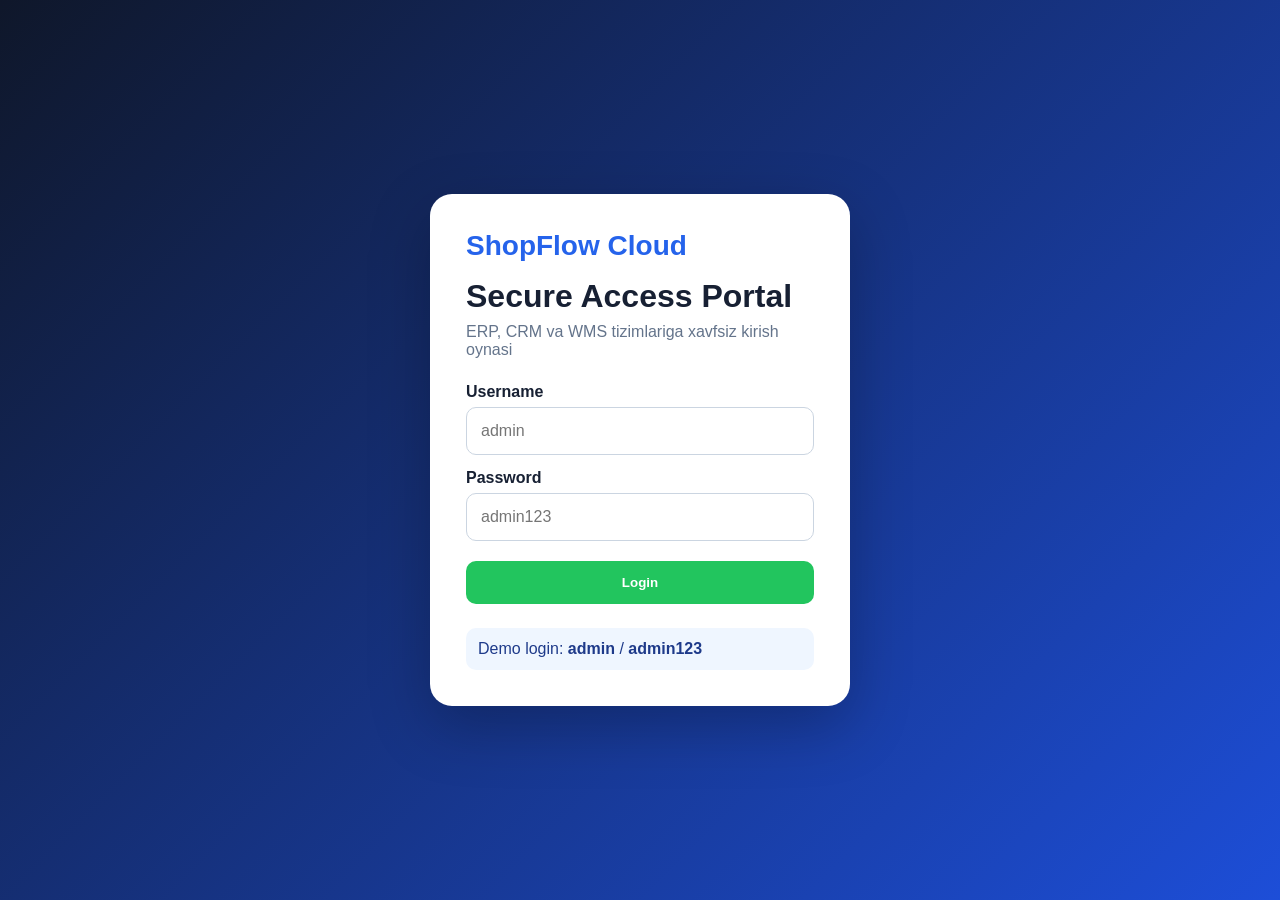
<file: index.html>
<!DOCTYPE html>
<html lang="uz">
<head>
  <meta charset="UTF-8">
  <meta name="viewport" content="width=device-width, initial-scale=1.0">
  <title>ShopFlow Cloud | Login</title>
  <link rel="stylesheet" href="style.css">
</head>
<body class="login-body">
  <div class="login-card">
    <div class="brand">ShopFlow Cloud</div>
    <h1>Secure Access Portal</h1>
    <p>ERP, CRM va WMS tizimlariga xavfsiz kirish oynasi</p>

    <form onsubmit="return loginUser(event)">
      <label>Username</label>
      <input type="text" id="username" placeholder="admin" required>

      <label>Password</label>
      <input type="password" id="password" placeholder="admin123" required>

      <button type="submit">Login</button>
      <p id="loginMessage"></p>
    </form>

    <div class="hint">
      Demo login: <strong>admin</strong> / <strong>admin123</strong>
    </div>
  </div>

  <script src="script.js"></script>
</body>
</html>
</file>
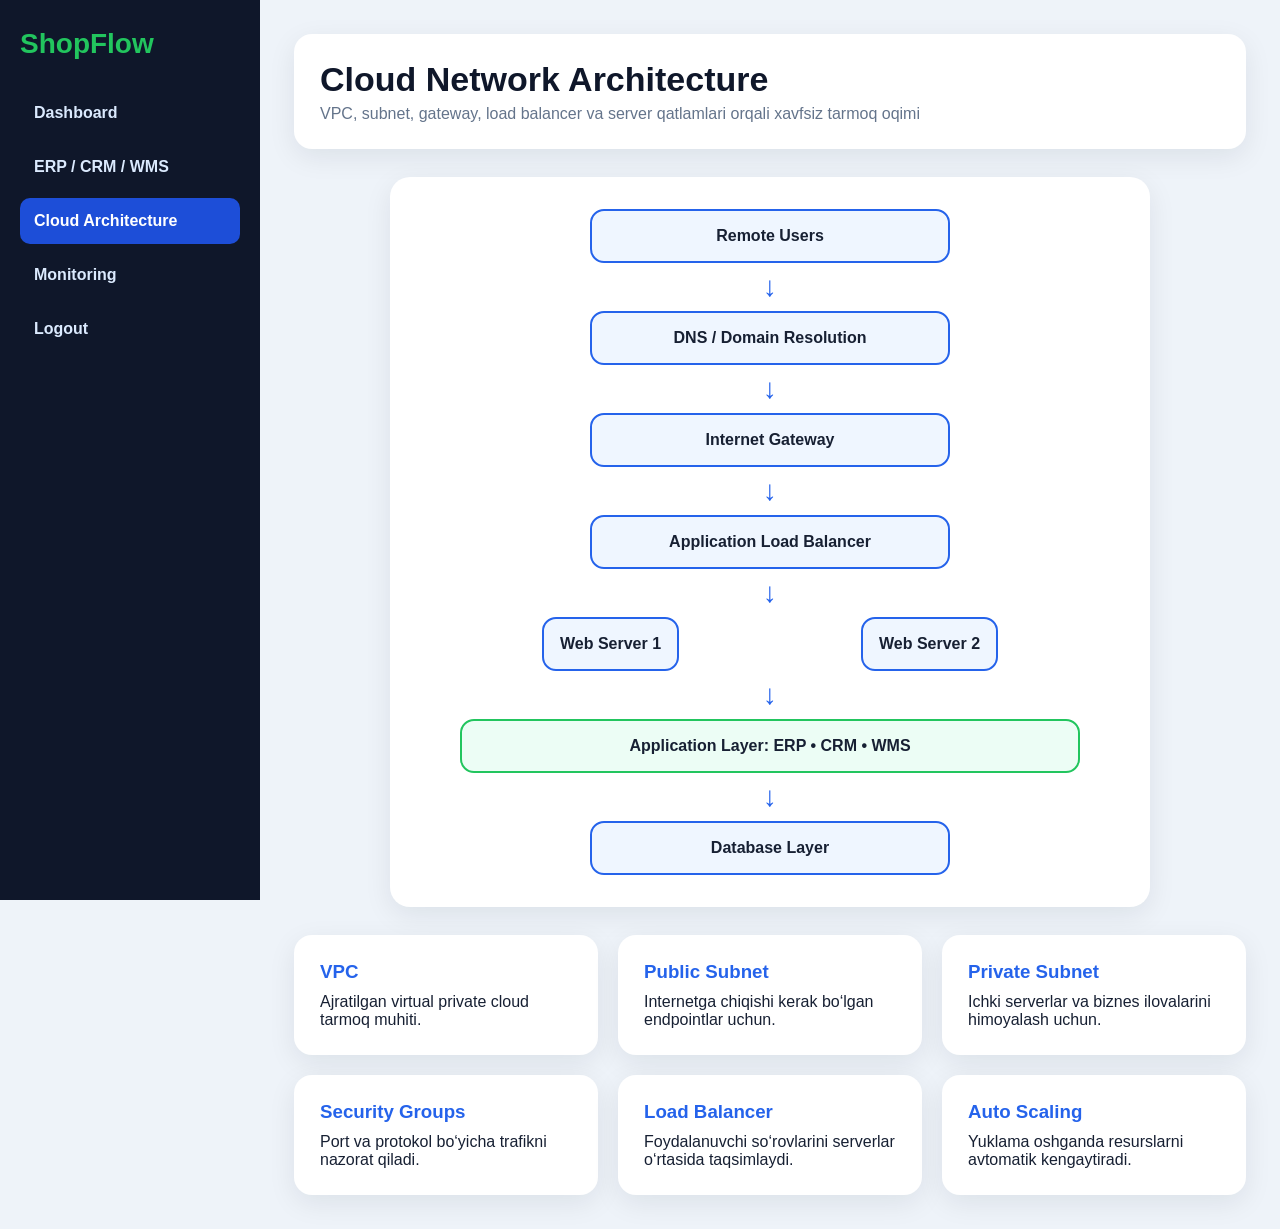
<file: architecture.html>
<!DOCTYPE html>
<html lang="uz">
<head>
  <meta charset="UTF-8">
  <meta name="viewport" content="width=device-width, initial-scale=1.0">
  <title>ShopFlow Cloud | Architecture</title>
  <link rel="stylesheet" href="style.css">
</head>
<body>
  <aside class="sidebar">
    <h2>ShopFlow</h2>
    <a href="dashboard.html">Dashboard</a>
    <a href="systems.html">ERP / CRM / WMS</a>
    <a class="active" href="architecture.html">Cloud Architecture</a>
    <a href="monitoring.html">Monitoring</a>
    <a href="index.html">Logout</a>
  </aside>

  <main class="content">
    <header class="topbar">
      <div>
        <h1>Cloud Network Architecture</h1>
        <p>VPC, subnet, gateway, load balancer va server qatlamlari orqali xavfsiz tarmoq oqimi</p>
      </div>
    </header>

    <section class="flow">
      <div class="node">Remote Users</div>
      <div class="arrow">↓</div>
      <div class="node">DNS / Domain Resolution</div>
      <div class="arrow">↓</div>
      <div class="node">Internet Gateway</div>
      <div class="arrow">↓</div>
      <div class="node">Application Load Balancer</div>
      <div class="arrow">↓</div>
      <div class="split">
        <div class="node">Web Server 1</div>
        <div class="node">Web Server 2</div>
      </div>
      <div class="arrow">↓</div>
      <div class="node wide">Application Layer: ERP • CRM • WMS</div>
      <div class="arrow">↓</div>
      <div class="node">Database Layer</div>
    </section>

    <section class="component-grid">
      <div><h3>VPC</h3><p>Ajratilgan virtual private cloud tarmoq muhiti.</p></div>
      <div><h3>Public Subnet</h3><p>Internetga chiqishi kerak bo‘lgan endpointlar uchun.</p></div>
      <div><h3>Private Subnet</h3><p>Ichki serverlar va biznes ilovalarini himoyalash uchun.</p></div>
      <div><h3>Security Groups</h3><p>Port va protokol bo‘yicha trafikni nazorat qiladi.</p></div>
      <div><h3>Load Balancer</h3><p>Foydalanuvchi so‘rovlarini serverlar o‘rtasida taqsimlaydi.</p></div>
      <div><h3>Auto Scaling</h3><p>Yuklama oshganda resurslarni avtomatik kengaytiradi.</p></div>
    </section>
  </main>
</body>
</html>
</file>
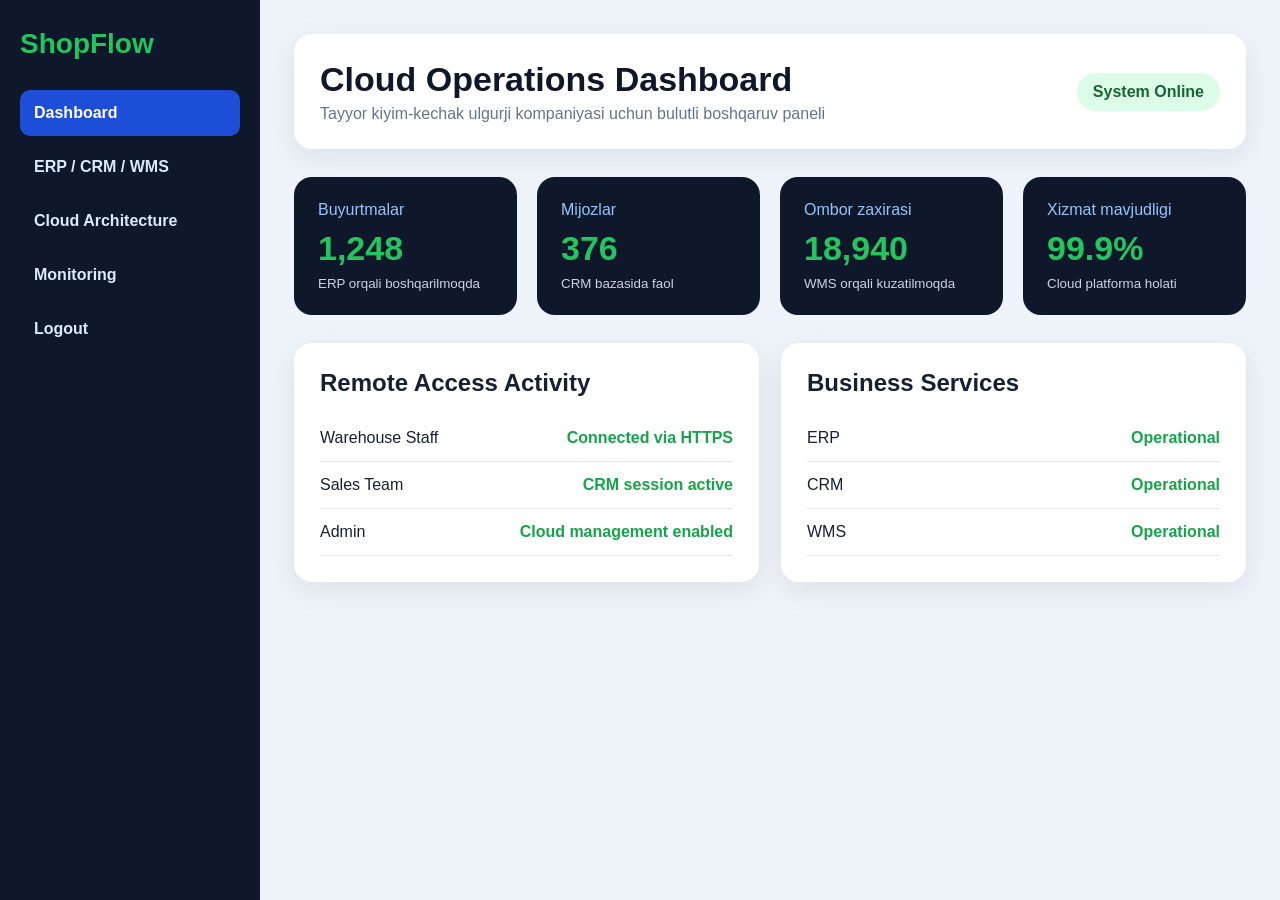
<file: dashboard.html>
<!DOCTYPE html>
<html lang="uz">
<head>
  <meta charset="UTF-8">
  <meta name="viewport" content="width=device-width, initial-scale=1.0">
  <title>ShopFlow Cloud | Dashboard</title>
  <link rel="stylesheet" href="style.css">
</head>
<body>
  <aside class="sidebar">
    <h2>ShopFlow</h2>
    <a class="active" href="dashboard.html">Dashboard</a>
    <a href="systems.html">ERP / CRM / WMS</a>
    <a href="architecture.html">Cloud Architecture</a>
    <a href="monitoring.html">Monitoring</a>
    <a href="index.html">Logout</a>
  </aside>

  <main class="content">
    <header class="topbar">
      <div>
        <h1>Cloud Operations Dashboard</h1>
        <p>Tayyor kiyim-kechak ulgurji kompaniyasi uchun bulutli boshqaruv paneli</p>
      </div>
      <span class="status">System Online</span>
    </header>

    <section class="kpi-grid">
      <div class="kpi"><span>Buyurtmalar</span><strong>1,248</strong><small>ERP orqali boshqarilmoqda</small></div>
      <div class="kpi"><span>Mijozlar</span><strong>376</strong><small>CRM bazasida faol</small></div>
      <div class="kpi"><span>Ombor zaxirasi</span><strong>18,940</strong><small>WMS orqali kuzatilmoqda</small></div>
      <div class="kpi"><span>Xizmat mavjudligi</span><strong>99.9%</strong><small>Cloud platforma holati</small></div>
    </section>

    <section class="panel-grid">
      <div class="panel">
        <h2>Remote Access Activity</h2>
        <div class="activity"><span>Warehouse Staff</span><b>Connected via HTTPS</b></div>
        <div class="activity"><span>Sales Team</span><b>CRM session active</b></div>
        <div class="activity"><span>Admin</span><b>Cloud management enabled</b></div>
      </div>

      <div class="panel">
        <h2>Business Services</h2>
        <div class="service-row"><span>ERP</span><strong>Operational</strong></div>
        <div class="service-row"><span>CRM</span><strong>Operational</strong></div>
        <div class="service-row"><span>WMS</span><strong>Operational</strong></div>
      </div>
    </section>
  </main>
</body>
</html>
</file>
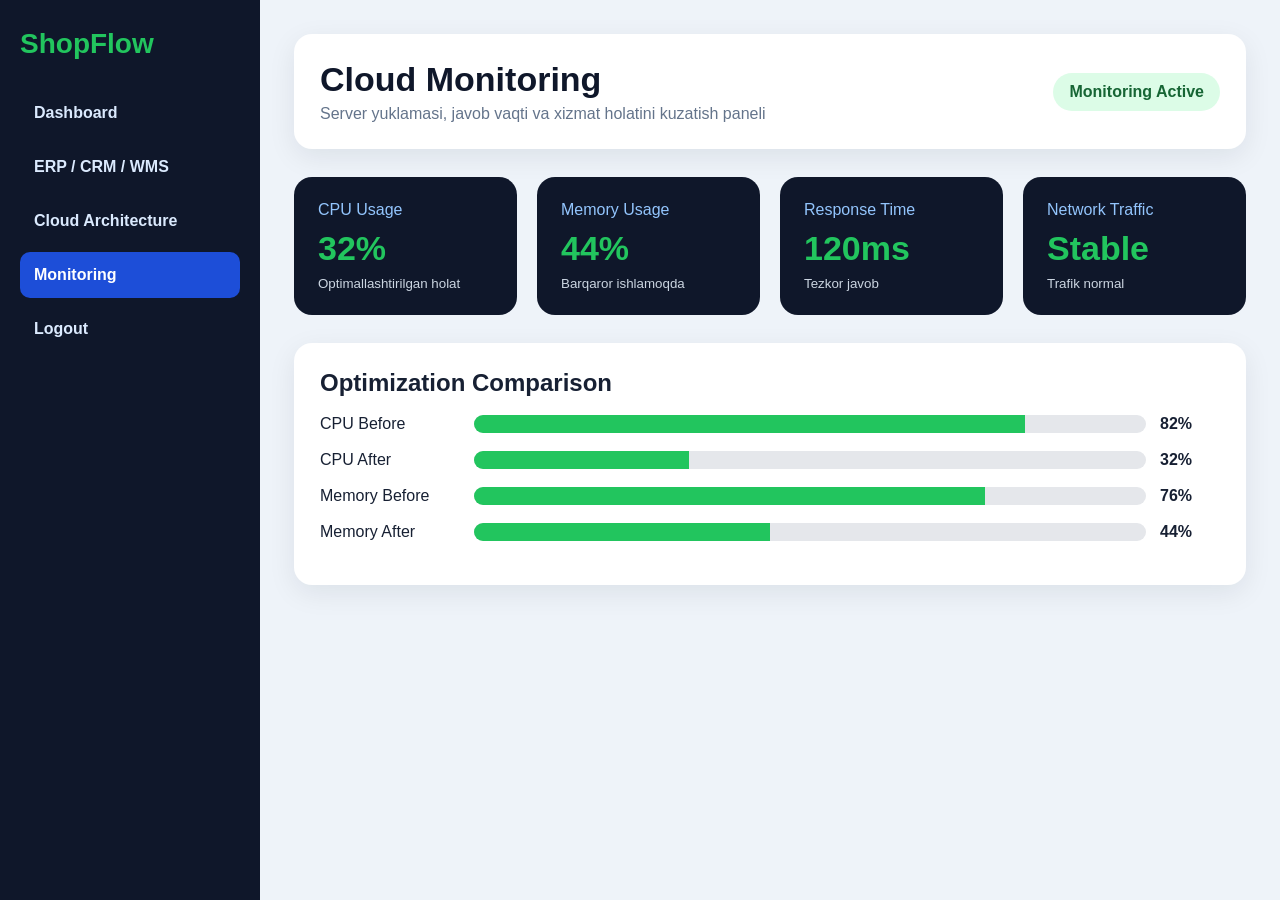
<file: monitoring.html>
<!DOCTYPE html>
<html lang="uz">
<head>
  <meta charset="UTF-8">
  <meta name="viewport" content="width=device-width, initial-scale=1.0">
  <title>ShopFlow Cloud | Monitoring</title>
  <link rel="stylesheet" href="style.css">
</head>
<body>
  <aside class="sidebar">
    <h2>ShopFlow</h2>
    <a href="dashboard.html">Dashboard</a>
    <a href="systems.html">ERP / CRM / WMS</a>
    <a href="architecture.html">Cloud Architecture</a>
    <a class="active" href="monitoring.html">Monitoring</a>
    <a href="index.html">Logout</a>
  </aside>

  <main class="content">
    <header class="topbar">
      <div>
        <h1>Cloud Monitoring</h1>
        <p>Server yuklamasi, javob vaqti va xizmat holatini kuzatish paneli</p>
      </div>
      <span class="status">Monitoring Active</span>
    </header>

    <section class="kpi-grid">
      <div class="kpi"><span>CPU Usage</span><strong>32%</strong><small>Optimallashtirilgan holat</small></div>
      <div class="kpi"><span>Memory Usage</span><strong>44%</strong><small>Barqaror ishlamoqda</small></div>
      <div class="kpi"><span>Response Time</span><strong>120ms</strong><small>Tezkor javob</small></div>
      <div class="kpi"><span>Network Traffic</span><strong>Stable</strong><small>Trafik normal</small></div>
    </section>

    <section class="panel">
      <h2>Optimization Comparison</h2>
      <div class="bar-row"><span>CPU Before</span><div class="bar"><i style="width:82%"></i></div><b>82%</b></div>
      <div class="bar-row"><span>CPU After</span><div class="bar"><i style="width:32%"></i></div><b>32%</b></div>
      <div class="bar-row"><span>Memory Before</span><div class="bar"><i style="width:76%"></i></div><b>76%</b></div>
      <div class="bar-row"><span>Memory After</span><div class="bar"><i style="width:44%"></i></div><b>44%</b></div>
    </section>
  </main>
</body>
</html>
</file>
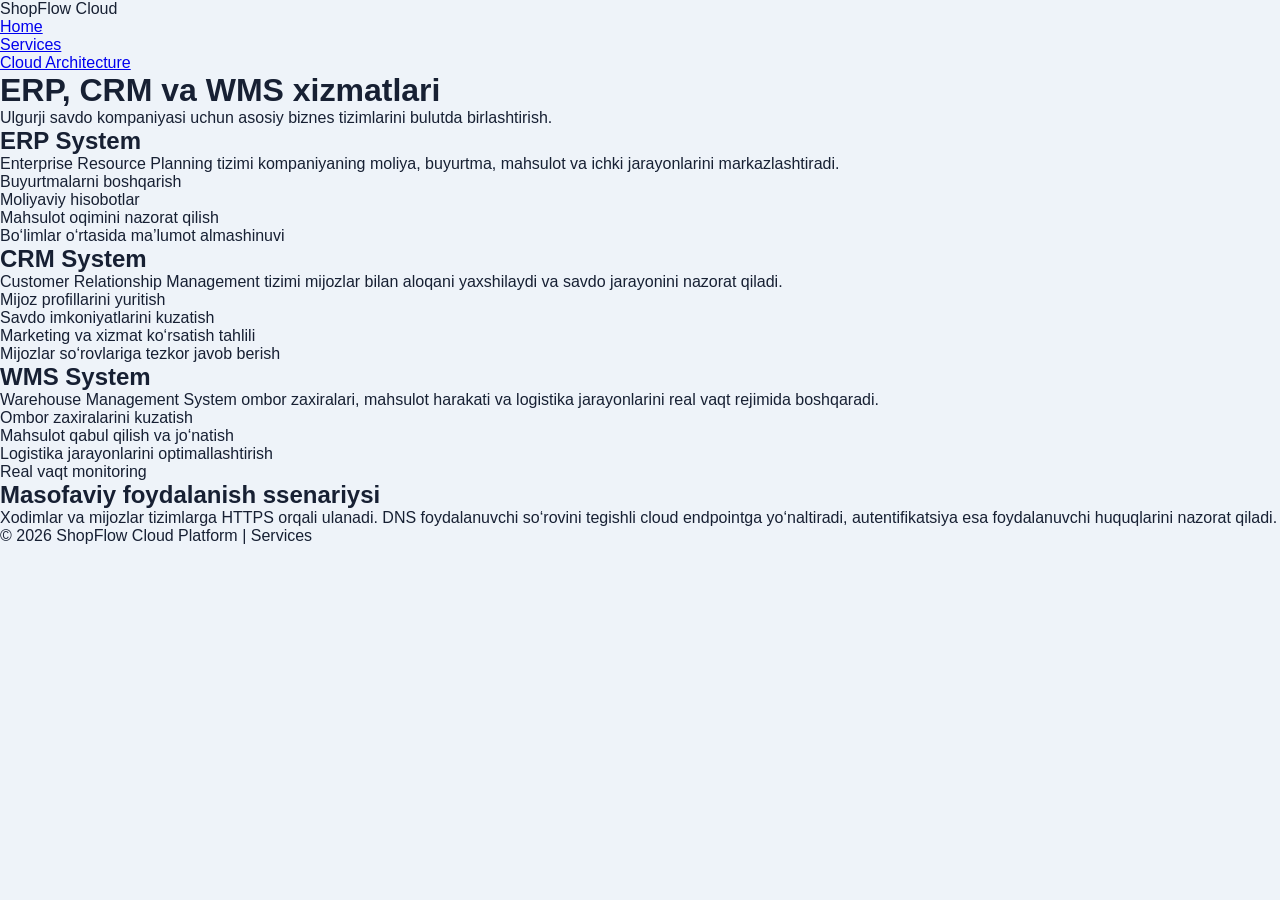
<file: services.html>
<!DOCTYPE html>
<html lang="uz">
<head>
  <meta charset="UTF-8" />
  <meta name="viewport" content="width=device-width, initial-scale=1.0" />
  <title>ShopFlow Cloud Platform | Services</title>
  <link rel="stylesheet" href="style.css" />
</head>
<body>
  <nav class="navbar">
    <div class="logo">ShopFlow Cloud</div>
    <ul>
      <li><a href="index.html">Home</a></li>
      <li><a class="active" href="services.html">Services</a></li>
      <li><a href="architecture.html">Cloud Architecture</a></li>
    </ul>
  </nav>

  <header class="page-header">
    <h1>ERP, CRM va WMS xizmatlari</h1>
    <p>Ulgurji savdo kompaniyasi uchun asosiy biznes tizimlarini bulutda birlashtirish.</p>
  </header>

  <main class="section">
    <div class="service-layout">
      <article class="service-card">
        <h2>ERP System</h2>
        <p>Enterprise Resource Planning tizimi kompaniyaning moliya, buyurtma, mahsulot va ichki jarayonlarini markazlashtiradi.</p>
        <ul>
          <li>Buyurtmalarni boshqarish</li>
          <li>Moliyaviy hisobotlar</li>
          <li>Mahsulot oqimini nazorat qilish</li>
          <li>Bo‘limlar o‘rtasida ma’lumot almashinuvi</li>
        </ul>
      </article>

      <article class="service-card">
        <h2>CRM System</h2>
        <p>Customer Relationship Management tizimi mijozlar bilan aloqani yaxshilaydi va savdo jarayonini nazorat qiladi.</p>
        <ul>
          <li>Mijoz profillarini yuritish</li>
          <li>Savdo imkoniyatlarini kuzatish</li>
          <li>Marketing va xizmat ko‘rsatish tahlili</li>
          <li>Mijozlar so‘rovlariga tezkor javob berish</li>
        </ul>
      </article>

      <article class="service-card">
        <h2>WMS System</h2>
        <p>Warehouse Management System ombor zaxiralari, mahsulot harakati va logistika jarayonlarini real vaqt rejimida boshqaradi.</p>
        <ul>
          <li>Ombor zaxiralarini kuzatish</li>
          <li>Mahsulot qabul qilish va jo‘natish</li>
          <li>Logistika jarayonlarini optimallashtirish</li>
          <li>Real vaqt monitoring</li>
        </ul>
      </article>
    </div>

    <section class="section mini">
      <h2>Masofaviy foydalanish ssenariysi</h2>
      <p class="center-text">Xodimlar va mijozlar tizimlarga HTTPS orqali ulanadi. DNS foydalanuvchi so‘rovini tegishli cloud endpointga yo‘naltiradi, autentifikatsiya esa foydalanuvchi huquqlarini nazorat qiladi.</p>
    </section>
  </main>

  <footer>© 2026 ShopFlow Cloud Platform | Services</footer>
</body>
</html>
</file>
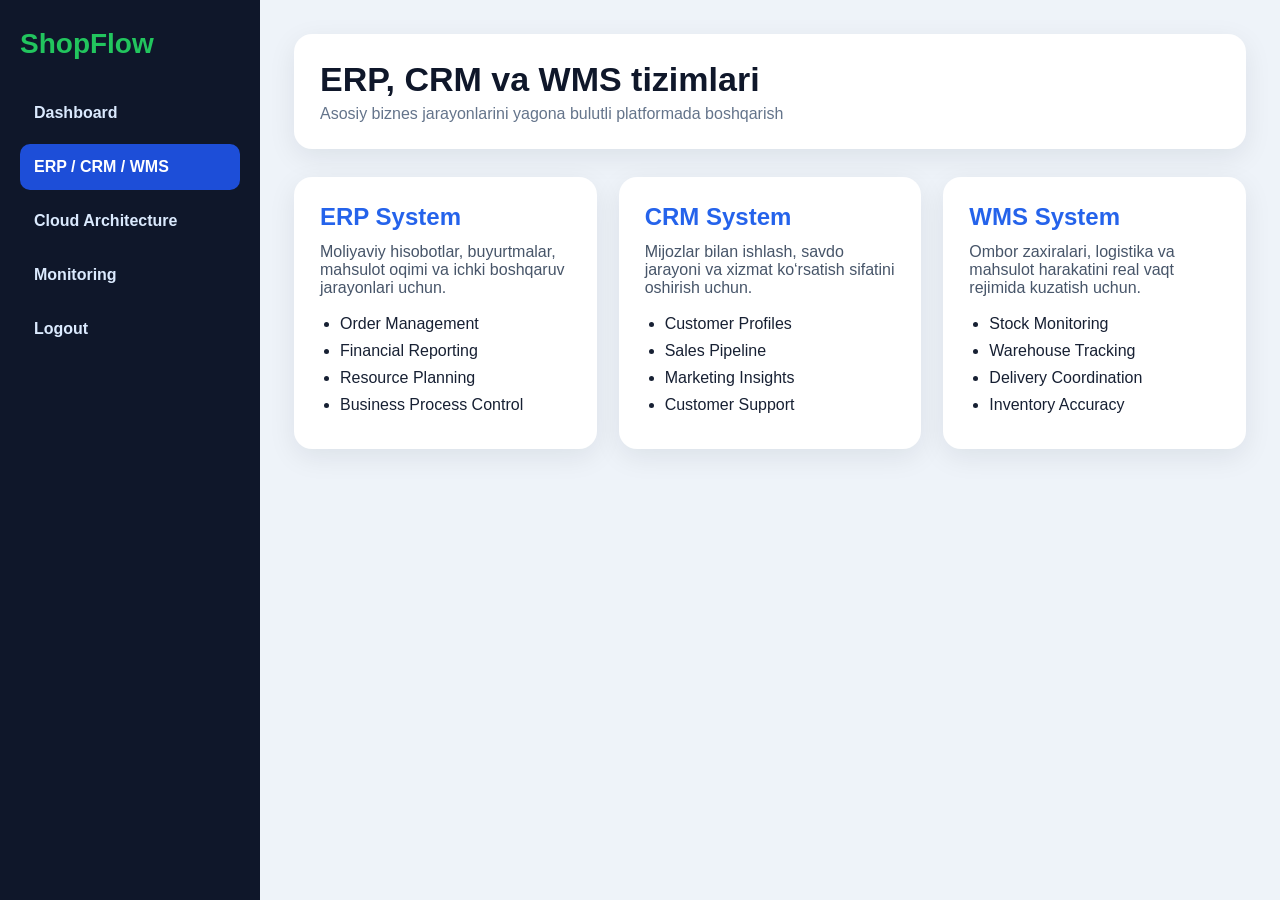
<file: systems.html>
<!DOCTYPE html>
<html lang="uz">
<head>
  <meta charset="UTF-8">
  <meta name="viewport" content="width=device-width, initial-scale=1.0">
  <title>ShopFlow Cloud | Systems</title>
  <link rel="stylesheet" href="style.css">
</head>
<body>
  <aside class="sidebar">
    <h2>ShopFlow</h2>
    <a href="dashboard.html">Dashboard</a>
    <a class="active" href="systems.html">ERP / CRM / WMS</a>
    <a href="architecture.html">Cloud Architecture</a>
    <a href="monitoring.html">Monitoring</a>
    <a href="index.html">Logout</a>
  </aside>

  <main class="content">
    <header class="topbar">
      <div>
        <h1>ERP, CRM va WMS tizimlari</h1>
        <p>Asosiy biznes jarayonlarini yagona bulutli platformada boshqarish</p>
      </div>
    </header>

    <section class="system-cards">
      <article>
        <h2>ERP System</h2>
        <p>Moliyaviy hisobotlar, buyurtmalar, mahsulot oqimi va ichki boshqaruv jarayonlari uchun.</p>
        <ul>
          <li>Order Management</li>
          <li>Financial Reporting</li>
          <li>Resource Planning</li>
          <li>Business Process Control</li>
        </ul>
      </article>

      <article>
        <h2>CRM System</h2>
        <p>Mijozlar bilan ishlash, savdo jarayoni va xizmat ko‘rsatish sifatini oshirish uchun.</p>
        <ul>
          <li>Customer Profiles</li>
          <li>Sales Pipeline</li>
          <li>Marketing Insights</li>
          <li>Customer Support</li>
        </ul>
      </article>

      <article>
        <h2>WMS System</h2>
        <p>Ombor zaxiralari, logistika va mahsulot harakatini real vaqt rejimida kuzatish uchun.</p>
        <ul>
          <li>Stock Monitoring</li>
          <li>Warehouse Tracking</li>
          <li>Delivery Coordination</li>
          <li>Inventory Accuracy</li>
        </ul>
      </article>
    </section>
  </main>
</body>
</html>
</file>
<file: style.css>
*{box-sizing:border-box;margin:0;padding:0}
body{font-family:Arial,Helvetica,sans-serif;background:#eef3f9;color:#172033}
.login-body{min-height:100vh;display:flex;align-items:center;justify-content:center;background:linear-gradient(135deg,#0f172a,#1d4ed8)}
.login-card{width:420px;background:white;border-radius:22px;padding:36px;box-shadow:0 20px 60px rgba(0,0,0,.25)}
.brand{font-size:28px;font-weight:900;color:#2563eb;margin-bottom:16px}.login-card h1{margin-bottom:8px}.login-card p{color:#64748b;margin-bottom:24px}
label{display:block;margin:14px 0 6px;font-weight:700}input{width:100%;padding:14px;border:1px solid #cbd5e1;border-radius:10px;font-size:16px}
button{width:100%;padding:14px;margin-top:20px;border:0;border-radius:10px;background:#22c55e;color:white;font-weight:900;cursor:pointer}.hint{margin-top:18px;background:#eff6ff;padding:12px;border-radius:10px;color:#1e3a8a}
#loginMessage{margin-top:12px;font-weight:700;color:#dc2626}
.sidebar{position:fixed;left:0;top:0;width:260px;height:100vh;background:#0f172a;color:white;padding:28px 20px}
.sidebar h2{font-size:28px;margin-bottom:30px;color:#22c55e}.sidebar a{display:block;color:#dbeafe;text-decoration:none;padding:14px;border-radius:10px;margin-bottom:8px;font-weight:700}.sidebar a.active,.sidebar a:hover{background:#1d4ed8;color:white}
.content{margin-left:260px;padding:34px}.topbar{display:flex;justify-content:space-between;align-items:center;background:white;border-radius:18px;padding:26px;box-shadow:0 8px 28px rgba(15,23,42,.08);margin-bottom:28px}.topbar h1{font-size:34px;color:#0f172a}.topbar p{color:#64748b;margin-top:6px}
.status{background:#dcfce7;color:#166534;padding:10px 16px;border-radius:999px;font-weight:900}
.kpi-grid{display:grid;grid-template-columns:repeat(4,1fr);gap:20px;margin-bottom:28px}.kpi{background:#0f172a;color:white;border-radius:18px;padding:24px}.kpi span{display:block;color:#93c5fd;margin-bottom:10px}.kpi strong{font-size:34px;color:#22c55e}.kpi small{display:block;color:#cbd5e1;margin-top:8px}
.panel-grid{display:grid;grid-template-columns:1fr 1fr;gap:22px}.panel,.system-cards article,.component-grid div{background:white;border-radius:18px;padding:26px;box-shadow:0 8px 28px rgba(15,23,42,.08)}.panel h2{margin-bottom:18px}
.activity,.service-row{display:flex;justify-content:space-between;border-bottom:1px solid #e5e7eb;padding:14px 0}.activity b,.service-row strong{color:#16a34a}
.system-cards{display:grid;grid-template-columns:repeat(3,1fr);gap:22px}.system-cards h2{color:#2563eb;margin-bottom:12px}.system-cards p{color:#475569;margin-bottom:18px}.system-cards ul{padding-left:20px}.system-cards li{margin-bottom:9px}
.flow{background:white;border-radius:20px;padding:32px;max-width:760px;margin:0 auto 28px;box-shadow:0 8px 28px rgba(15,23,42,.08)}.node{background:#eff6ff;border:2px solid #2563eb;border-radius:14px;padding:16px;text-align:center;font-weight:900;max-width:360px;margin:auto}.node.wide{max-width:620px;background:#ecfdf5;border-color:#22c55e}.arrow{text-align:center;font-size:28px;color:#2563eb;font-weight:900;margin:8px}.split{display:grid;grid-template-columns:1fr 1fr;gap:18px;max-width:620px;margin:auto}
.component-grid{display:grid;grid-template-columns:repeat(3,1fr);gap:20px}.component-grid h3{color:#2563eb;margin-bottom:10px}
.bar-row{display:grid;grid-template-columns:140px 1fr 60px;gap:14px;align-items:center;margin:18px 0}.bar{height:18px;background:#e5e7eb;border-radius:999px;overflow:hidden}.bar i{display:block;height:100%;background:#22c55e}
@media(max-width:900px){.sidebar{position:static;width:100%;height:auto}.content{margin-left:0}.kpi-grid,.panel-grid,.system-cards,.component-grid{grid-template-columns:1fr}.topbar{flex-direction:column;align-items:flex-start;gap:14px}}
</file>
